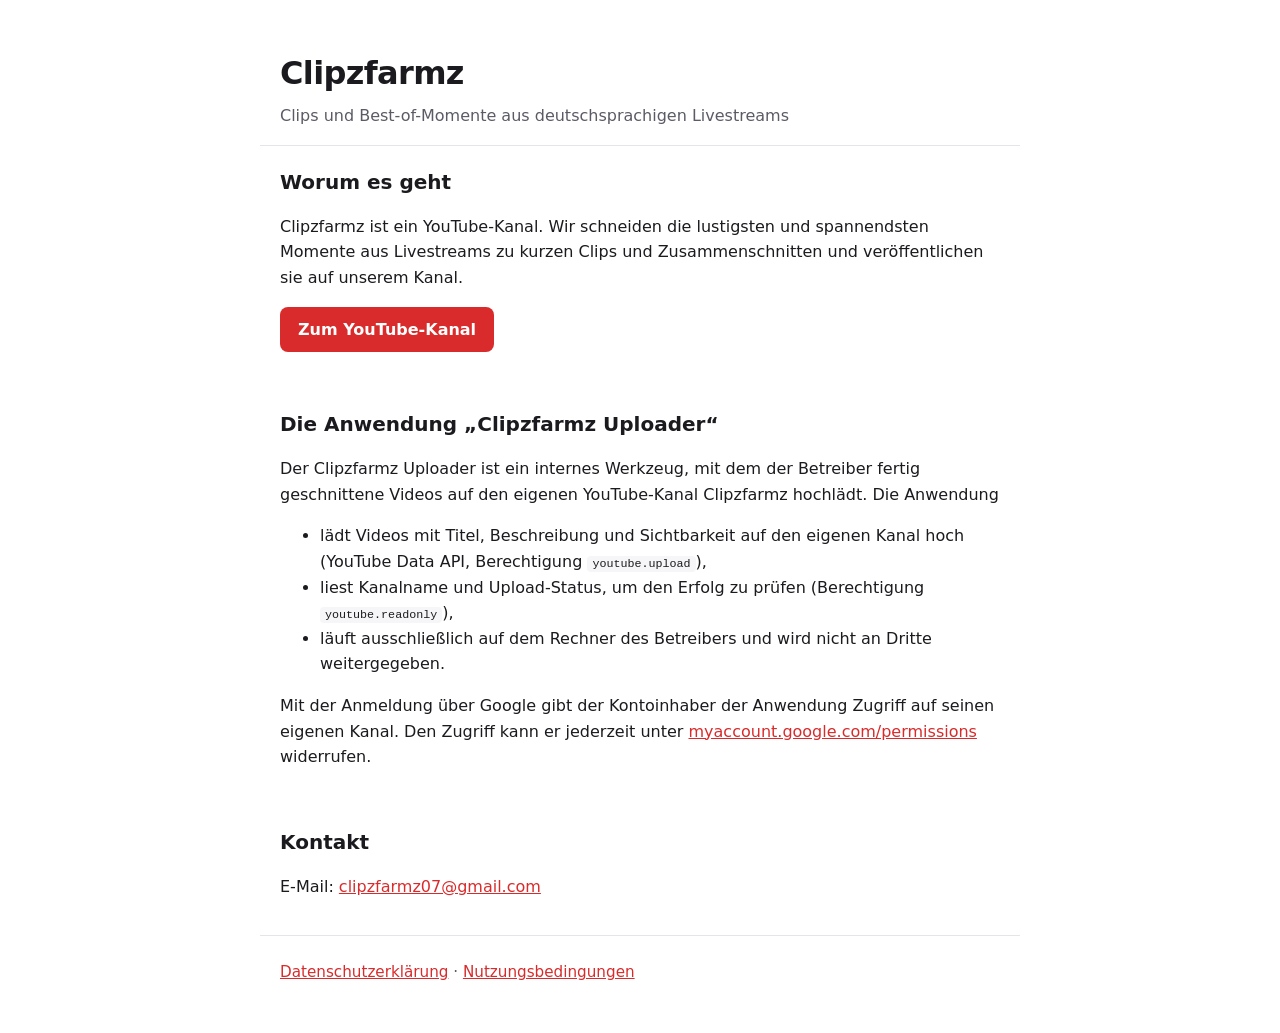
<file: index.html>
<!DOCTYPE html>
<html lang="de">
<head>
<meta charset="utf-8">
<meta name="viewport" content="width=device-width, initial-scale=1">
<title>Clipzfarmz</title>
<meta http-equiv="refresh" content="0; url=clipzfarmz/">
<link rel="canonical" href="https://hadihachemm-star.github.io/clipzfarmz/">
</head>
<body>
<p>Weiter zu <a href="clipzfarmz/">Clipzfarmz</a>.</p>
</body>
</html>
</file>
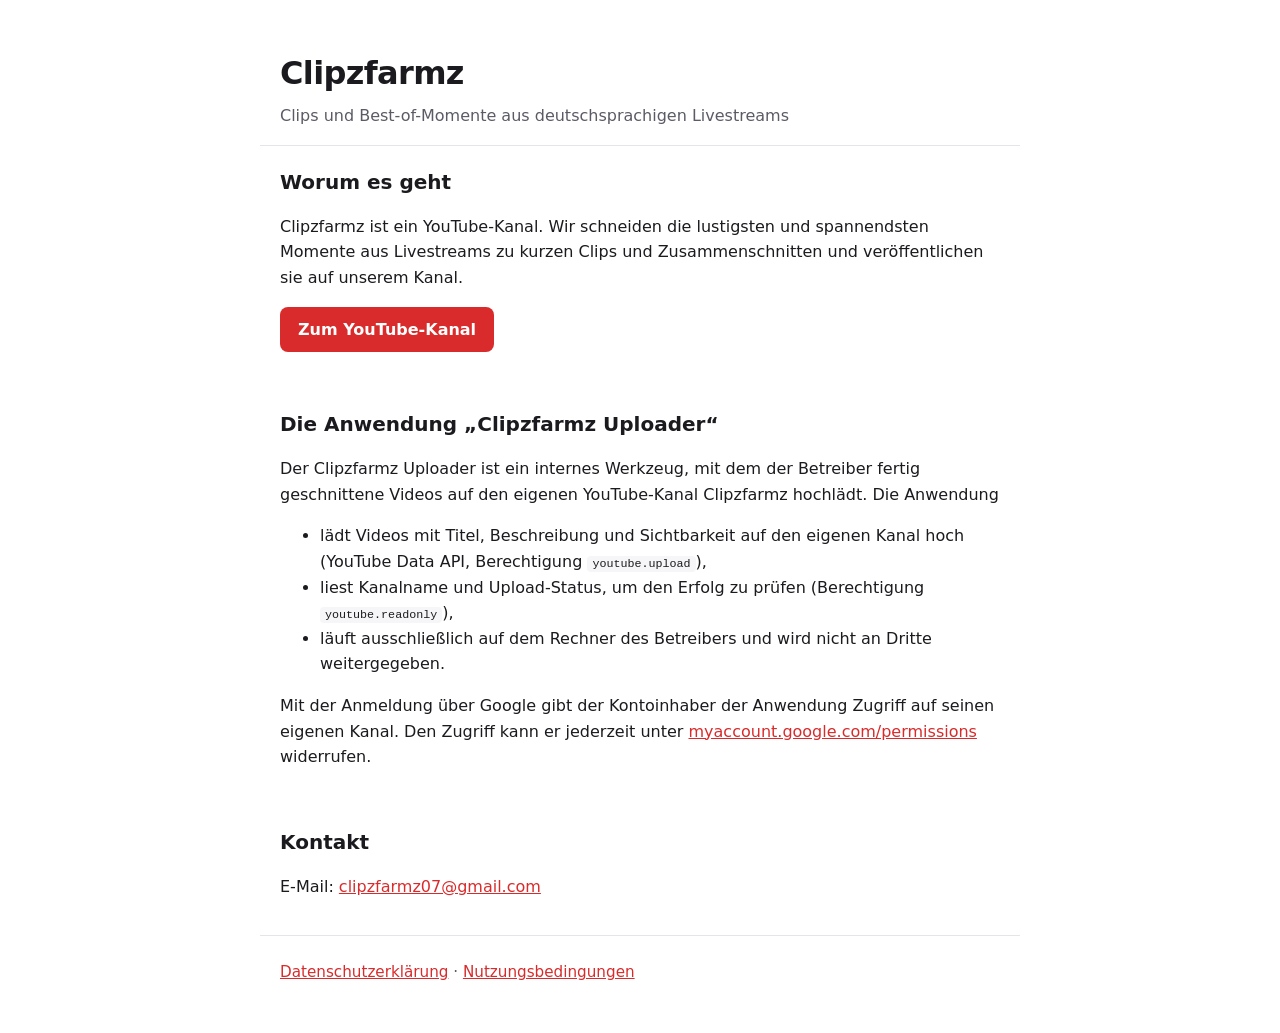
<file: clipzfarmz/index.html>
<!DOCTYPE html>
<html lang="de">
<head>
<meta charset="utf-8">
<meta name="viewport" content="width=device-width, initial-scale=1">
<title>Clipzfarmz – Clips aus Livestreams</title>
<meta name="description" content="Clipzfarmz veröffentlicht kurze Clips und Best-of-Momente aus deutschsprachigen Livestreams auf YouTube.">
<link rel="stylesheet" href="stil.css">
</head>
<body>
<header>
  <h1>Clipzfarmz</h1>
  <p class="unterzeile">Clips und Best-of-Momente aus deutschsprachigen Livestreams</p>
</header>
<main>
  <section>
    <h2>Worum es geht</h2>
    <p>Clipzfarmz ist ein YouTube-Kanal. Wir schneiden die lustigsten und spannendsten Momente aus Livestreams zu kurzen Clips und Zusammenschnitten und veröffentlichen sie auf unserem Kanal.</p>
    <p><a class="knopf" href="https://www.youtube.com/@clipzfarmz07">Zum YouTube-Kanal</a></p>
  </section>
  <section>
    <h2>Die Anwendung „Clipzfarmz Uploader“</h2>
    <p>Der Clipzfarmz Uploader ist ein internes Werkzeug, mit dem der Betreiber fertig geschnittene Videos auf den eigenen YouTube-Kanal Clipzfarmz hochlädt. Die Anwendung</p>
    <ul>
      <li>lädt Videos mit Titel, Beschreibung und Sichtbarkeit auf den eigenen Kanal hoch (YouTube Data API, Berechtigung <code>youtube.upload</code>),</li>
      <li>liest Kanalname und Upload-Status, um den Erfolg zu prüfen (Berechtigung <code>youtube.readonly</code>),</li>
      <li>läuft ausschließlich auf dem Rechner des Betreibers und wird nicht an Dritte weitergegeben.</li>
    </ul>
    <p>Mit der Anmeldung über Google gibt der Kontoinhaber der Anwendung Zugriff auf seinen eigenen Kanal. Den Zugriff kann er jederzeit unter <a href="https://myaccount.google.com/permissions">myaccount.google.com/permissions</a> widerrufen.</p>
  </section>
  <section>
    <h2>Kontakt</h2>
    <p>E-Mail: <a href="mailto:clipzfarmz07@gmail.com">clipzfarmz07@gmail.com</a></p>
  </section>
</main>
<footer>
  <a href="datenschutz.html">Datenschutzerklärung</a> · <a href="nutzungsbedingungen.html">Nutzungsbedingungen</a>
</footer>
</body>
</html>
</file>
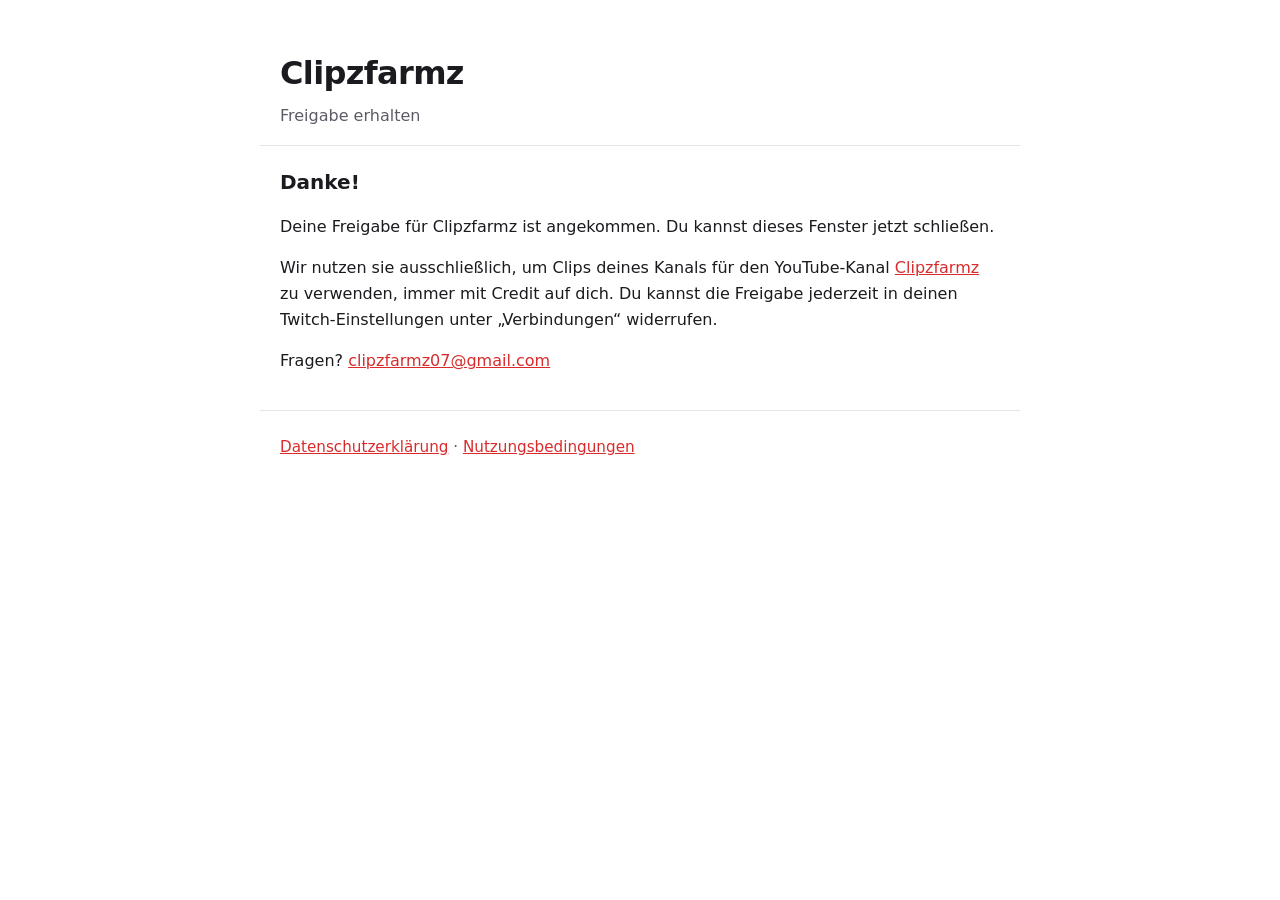
<file: clipzfarmz/danke.html>
<!DOCTYPE html>
<html lang="de">
<head>
<meta charset="utf-8">
<meta name="viewport" content="width=device-width, initial-scale=1">
<meta name="robots" content="noindex">
<title>Danke – Clipzfarmz</title>
<link rel="stylesheet" href="stil.css">
</head>
<body>
<header>
  <h1><a href="index.html">Clipzfarmz</a></h1>
  <p class="unterzeile">Freigabe erhalten</p>
</header>
<main>
  <section>
    <h2>Danke!</h2>
    <p>Deine Freigabe für Clipzfarmz ist angekommen. Du kannst dieses Fenster jetzt schließen.</p>
    <p>Wir nutzen sie ausschließlich, um Clips deines Kanals für den YouTube-Kanal <a href="https://www.youtube.com/@clipzfarmz07">Clipzfarmz</a> zu verwenden, immer mit Credit auf dich. Du kannst die Freigabe jederzeit in deinen Twitch-Einstellungen unter „Verbindungen“ widerrufen.</p>
    <p>Fragen? <a href="mailto:clipzfarmz07@gmail.com">clipzfarmz07@gmail.com</a></p>
  </section>
</main>
<footer>
  <a href="datenschutz.html">Datenschutzerklärung</a> · <a href="nutzungsbedingungen.html">Nutzungsbedingungen</a>
</footer>
</body>
</html>
</file>
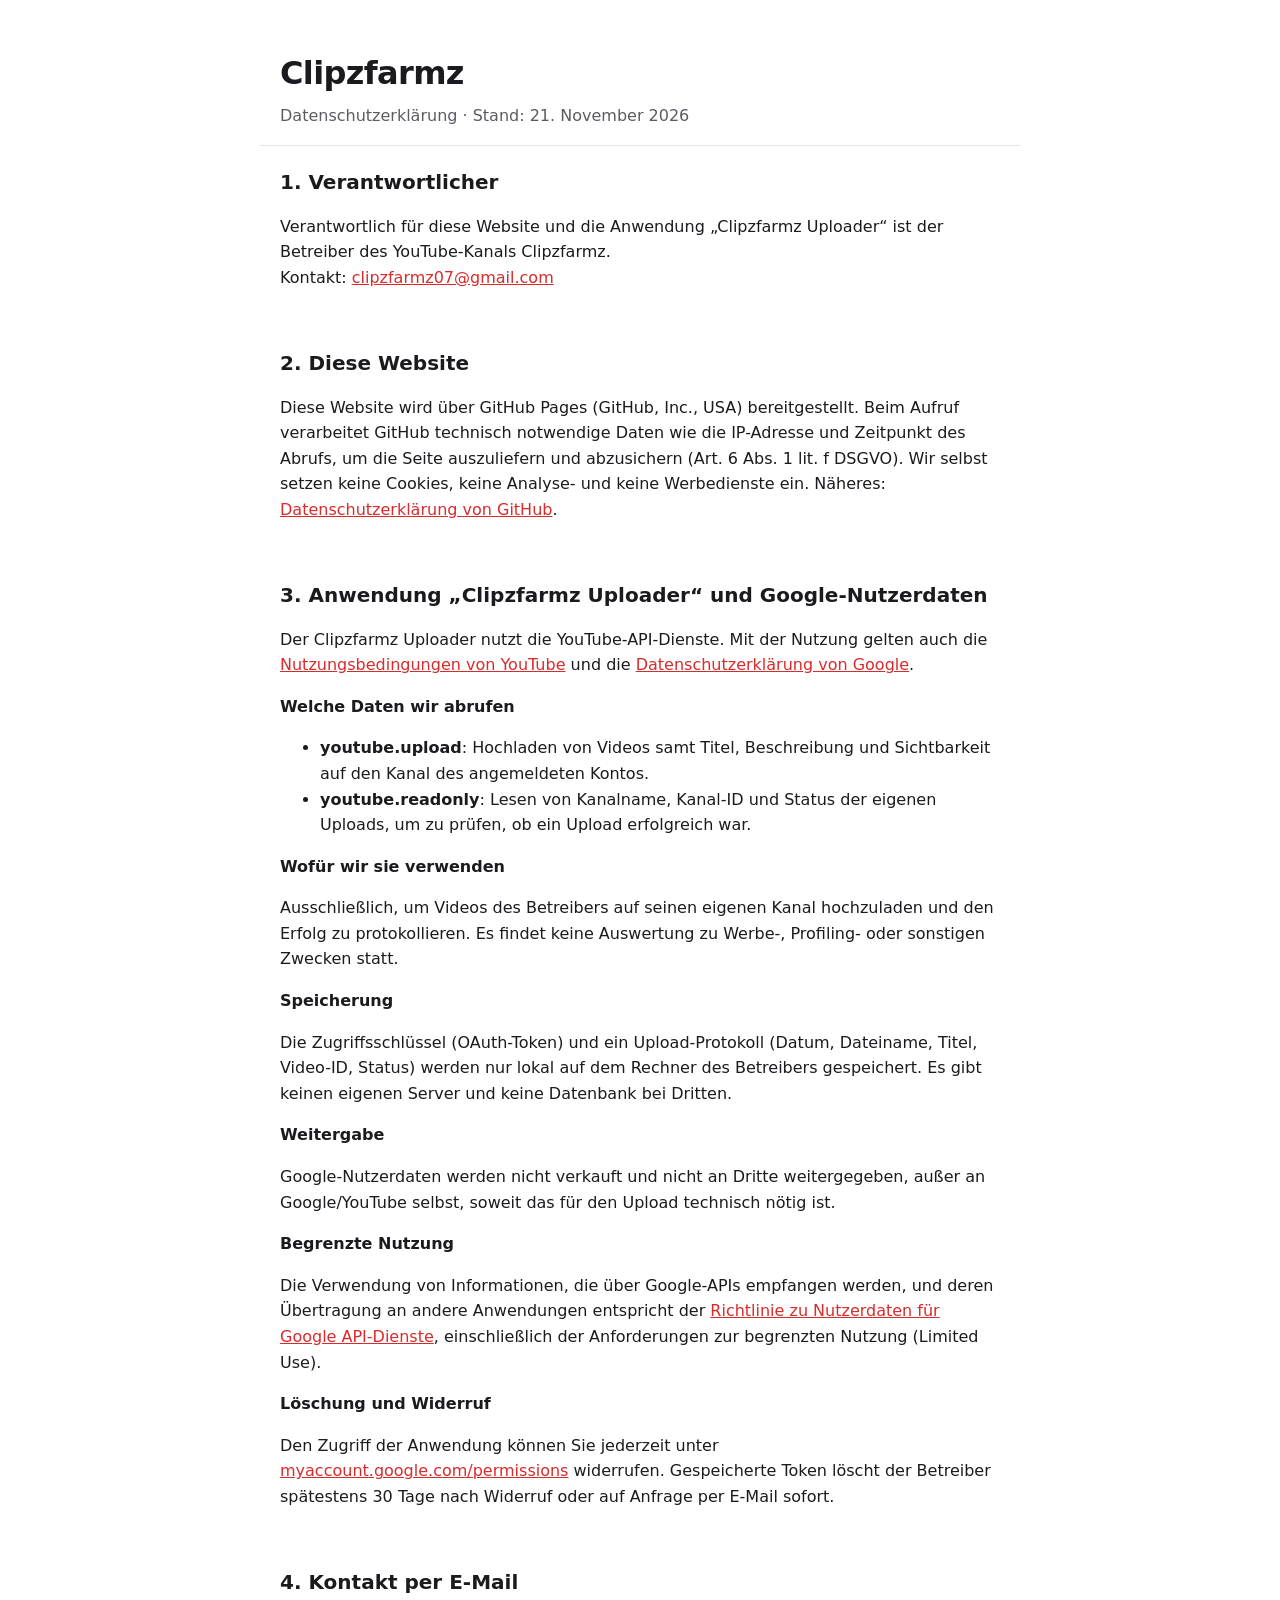
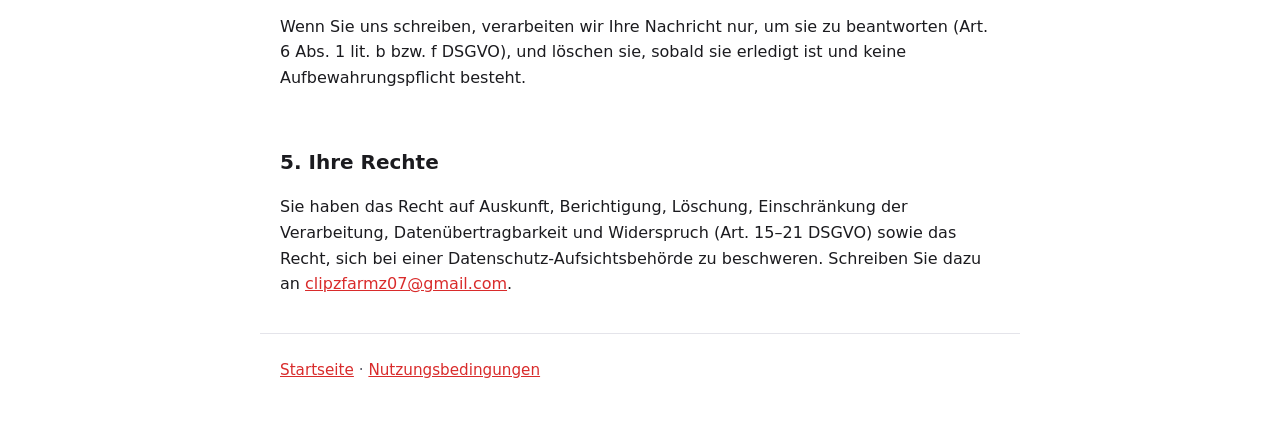
<file: clipzfarmz/datenschutz.html>
<!DOCTYPE html>
<html lang="de">
<head>
<meta charset="utf-8">
<meta name="viewport" content="width=device-width, initial-scale=1">
<title>Datenschutzerklärung – Clipzfarmz</title>
<link rel="stylesheet" href="stil.css">
</head>
<body>
<header>
  <h1><a href="index.html">Clipzfarmz</a></h1>
  <p class="unterzeile">Datenschutzerklärung · Stand: 21. November 2026</p>
</header>
<main>
  <section>
    <h2>1. Verantwortlicher</h2>
    <p>Verantwortlich für diese Website und die Anwendung „Clipzfarmz Uploader“ ist der Betreiber des YouTube-Kanals Clipzfarmz.<br>
    Kontakt: <a href="mailto:clipzfarmz07@gmail.com">clipzfarmz07@gmail.com</a></p>
  </section>
  <section>
    <h2>2. Diese Website</h2>
    <p>Diese Website wird über GitHub Pages (GitHub, Inc., USA) bereitgestellt. Beim Aufruf verarbeitet GitHub technisch notwendige Daten wie die IP-Adresse und Zeitpunkt des Abrufs, um die Seite auszuliefern und abzusichern (Art. 6 Abs. 1 lit. f DSGVO). Wir selbst setzen keine Cookies, keine Analyse- und keine Werbedienste ein. Näheres: <a href="https://docs.github.com/de/site-policy/privacy-policies/github-general-privacy-statement">Datenschutzerklärung von GitHub</a>.</p>
  </section>
  <section>
    <h2>3. Anwendung „Clipzfarmz Uploader“ und Google-Nutzerdaten</h2>
    <p>Der Clipzfarmz Uploader nutzt die YouTube-API-Dienste. Mit der Nutzung gelten auch die <a href="https://www.youtube.com/t/terms">Nutzungsbedingungen von YouTube</a> und die <a href="https://policies.google.com/privacy">Datenschutzerklärung von Google</a>.</p>
    <h3>Welche Daten wir abrufen</h3>
    <ul>
      <li><strong>youtube.upload</strong>: Hochladen von Videos samt Titel, Beschreibung und Sichtbarkeit auf den Kanal des angemeldeten Kontos.</li>
      <li><strong>youtube.readonly</strong>: Lesen von Kanalname, Kanal-ID und Status der eigenen Uploads, um zu prüfen, ob ein Upload erfolgreich war.</li>
    </ul>
    <h3>Wofür wir sie verwenden</h3>
    <p>Ausschließlich, um Videos des Betreibers auf seinen eigenen Kanal hochzuladen und den Erfolg zu protokollieren. Es findet keine Auswertung zu Werbe-, Profiling- oder sonstigen Zwecken statt.</p>
    <h3>Speicherung</h3>
    <p>Die Zugriffsschlüssel (OAuth-Token) und ein Upload-Protokoll (Datum, Dateiname, Titel, Video-ID, Status) werden nur lokal auf dem Rechner des Betreibers gespeichert. Es gibt keinen eigenen Server und keine Datenbank bei Dritten.</p>
    <h3>Weitergabe</h3>
    <p>Google-Nutzerdaten werden nicht verkauft und nicht an Dritte weitergegeben, außer an Google/YouTube selbst, soweit das für den Upload technisch nötig ist.</p>
    <h3>Begrenzte Nutzung</h3>
    <p>Die Verwendung von Informationen, die über Google-APIs empfangen werden, und deren Übertragung an andere Anwendungen entspricht der <a href="https://developers.google.com/terms/api-services-user-data-policy">Richtlinie zu Nutzerdaten für Google API-Dienste</a>, einschließlich der Anforderungen zur begrenzten Nutzung (Limited Use).</p>
    <h3>Löschung und Widerruf</h3>
    <p>Den Zugriff der Anwendung können Sie jederzeit unter <a href="https://myaccount.google.com/permissions">myaccount.google.com/permissions</a> widerrufen. Gespeicherte Token löscht der Betreiber spätestens 30 Tage nach Widerruf oder auf Anfrage per E-Mail sofort.</p>
  </section>
  <section>
    <h2>4. Kontakt per E-Mail</h2>
    <p>Wenn Sie uns schreiben, verarbeiten wir Ihre Nachricht nur, um sie zu beantworten (Art. 6 Abs. 1 lit. b bzw. f DSGVO), und löschen sie, sobald sie erledigt ist und keine Aufbewahrungspflicht besteht.</p>
  </section>
  <section>
    <h2>5. Ihre Rechte</h2>
    <p>Sie haben das Recht auf Auskunft, Berichtigung, Löschung, Einschränkung der Verarbeitung, Datenübertragbarkeit und Widerspruch (Art. 15–21 DSGVO) sowie das Recht, sich bei einer Datenschutz-Aufsichtsbehörde zu beschweren. Schreiben Sie dazu an <a href="mailto:clipzfarmz07@gmail.com">clipzfarmz07@gmail.com</a>.</p>
  </section>
</main>
<footer>
  <a href="index.html">Startseite</a> · <a href="nutzungsbedingungen.html">Nutzungsbedingungen</a>
</footer>
</body>
</html>
</file>
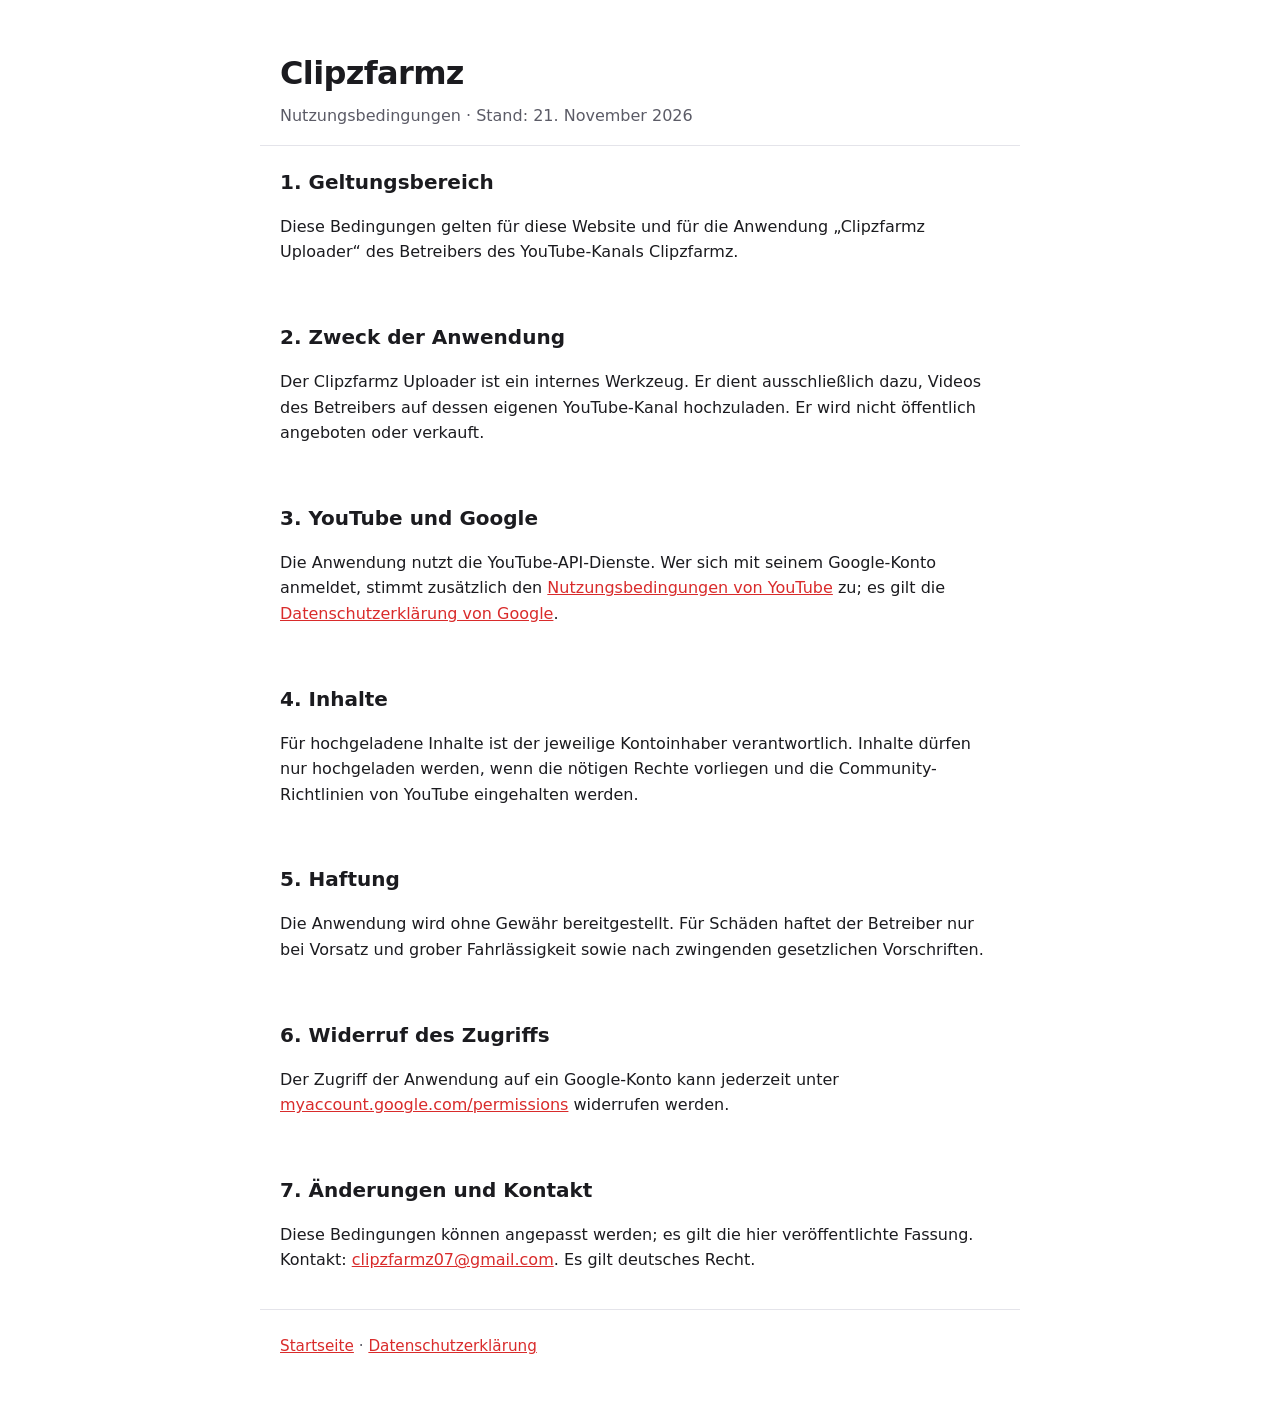
<file: clipzfarmz/nutzungsbedingungen.html>
<!DOCTYPE html>
<html lang="de">
<head>
<meta charset="utf-8">
<meta name="viewport" content="width=device-width, initial-scale=1">
<title>Nutzungsbedingungen – Clipzfarmz</title>
<link rel="stylesheet" href="stil.css">
</head>
<body>
<header>
  <h1><a href="index.html">Clipzfarmz</a></h1>
  <p class="unterzeile">Nutzungsbedingungen · Stand: 21. November 2026</p>
</header>
<main>
  <section>
    <h2>1. Geltungsbereich</h2>
    <p>Diese Bedingungen gelten für diese Website und für die Anwendung „Clipzfarmz Uploader“ des Betreibers des YouTube-Kanals Clipzfarmz.</p>
  </section>
  <section>
    <h2>2. Zweck der Anwendung</h2>
    <p>Der Clipzfarmz Uploader ist ein internes Werkzeug. Er dient ausschließlich dazu, Videos des Betreibers auf dessen eigenen YouTube-Kanal hochzuladen. Er wird nicht öffentlich angeboten oder verkauft.</p>
  </section>
  <section>
    <h2>3. YouTube und Google</h2>
    <p>Die Anwendung nutzt die YouTube-API-Dienste. Wer sich mit seinem Google-Konto anmeldet, stimmt zusätzlich den <a href="https://www.youtube.com/t/terms">Nutzungsbedingungen von YouTube</a> zu; es gilt die <a href="https://policies.google.com/privacy">Datenschutzerklärung von Google</a>.</p>
  </section>
  <section>
    <h2>4. Inhalte</h2>
    <p>Für hochgeladene Inhalte ist der jeweilige Kontoinhaber verantwortlich. Inhalte dürfen nur hochgeladen werden, wenn die nötigen Rechte vorliegen und die Community-Richtlinien von YouTube eingehalten werden.</p>
  </section>
  <section>
    <h2>5. Haftung</h2>
    <p>Die Anwendung wird ohne Gewähr bereitgestellt. Für Schäden haftet der Betreiber nur bei Vorsatz und grober Fahrlässigkeit sowie nach zwingenden gesetzlichen Vorschriften.</p>
  </section>
  <section>
    <h2>6. Widerruf des Zugriffs</h2>
    <p>Der Zugriff der Anwendung auf ein Google-Konto kann jederzeit unter <a href="https://myaccount.google.com/permissions">myaccount.google.com/permissions</a> widerrufen werden.</p>
  </section>
  <section>
    <h2>7. Änderungen und Kontakt</h2>
    <p>Diese Bedingungen können angepasst werden; es gilt die hier veröffentlichte Fassung. Kontakt: <a href="mailto:clipzfarmz07@gmail.com">clipzfarmz07@gmail.com</a>. Es gilt deutsches Recht.</p>
  </section>
</main>
<footer>
  <a href="index.html">Startseite</a> · <a href="datenschutz.html">Datenschutzerklärung</a>
</footer>
</body>
</html>
</file>
<file: clipzfarmz/stil.css>
:root { --text:#1b1b1f; --grau:#5b5b66; --akzent:#d92b2b; --flaeche:#f6f6f8; }
* { box-sizing: border-box; }
body { margin:0; font-family: system-ui, -apple-system, "Segoe UI", Roboto, sans-serif; color:var(--text); line-height:1.6; background:#fff; }
header, main, footer { max-width: 760px; margin: 0 auto; padding: 0 20px; }
header { padding-top: 48px; padding-bottom: 16px; border-bottom: 1px solid #e4e4ea; }
header h1 { margin:0; font-size: 2rem; letter-spacing: -0.02em; }
header h1 a { color: inherit; text-decoration: none; }
.unterzeile { margin: 4px 0 0; color: var(--grau); }
main section { padding: 20px 0; }
h2 { font-size: 1.25rem; margin: 0 0 8px; }
h3 { font-size: 1rem; margin: 16px 0 4px; }
a { color: var(--akzent); }
code { background: var(--flaeche); padding: 1px 5px; border-radius: 4px; font-size: .9em; }
.knopf { display:inline-block; background:var(--akzent); color:#fff; padding:10px 18px; border-radius:8px; text-decoration:none; font-weight:600; }
footer { padding-top: 24px; padding-bottom: 48px; border-top: 1px solid #e4e4ea; color: var(--grau); font-size: .95rem; }
</file>
